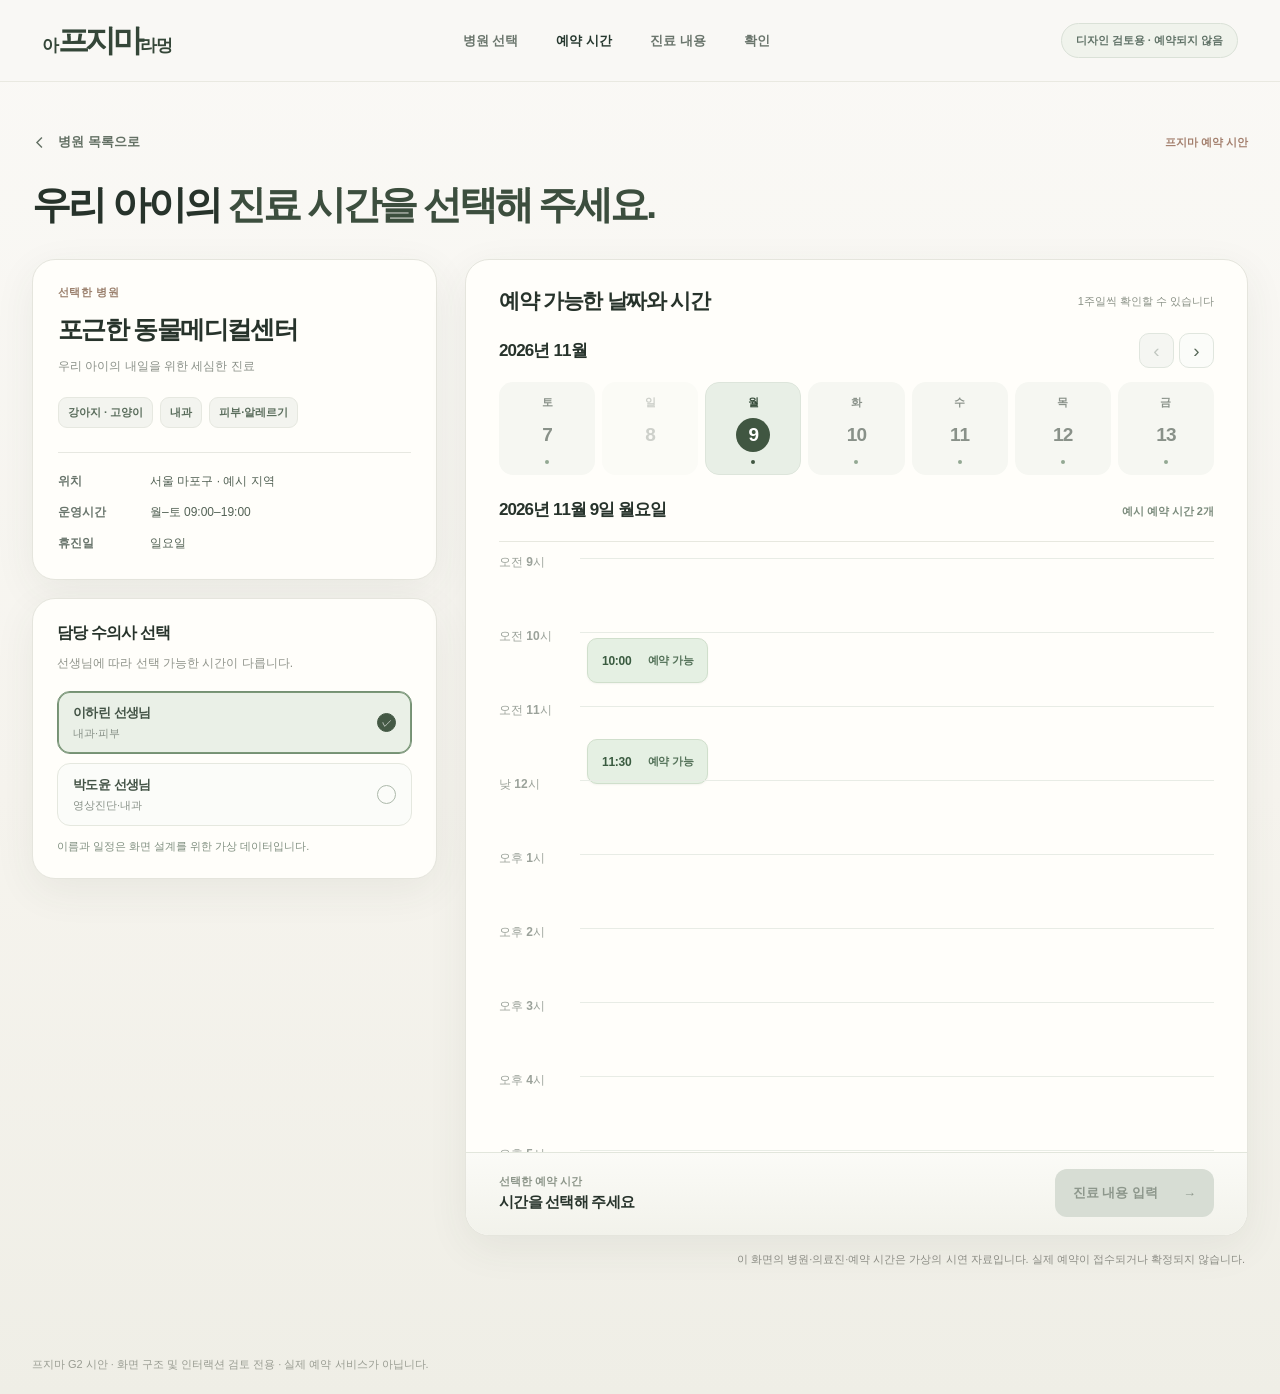
<file: design/prototypes/booking_calendar_g2_prototype.html>
<!doctype html>
<html lang="ko">
<head>
<meta charset="utf-8"/>
<meta name="viewport" content="width=device-width, initial-scale=1, viewport-fit=cover"/>
<meta name="theme-color" content="#f7f5f0" />
<title>프지마 — G2 예약 캘린더 디자인 시안</title>
<style>
:root{--green:#3c4e3e;--greenDark:#26382f;--ink:#27332b;--muted:#7e847d;--tan:#b78a73;--line:#e0e4db;--white:#fffefa;--bg:#f7f5f0;--pale:#e5eee5;--paper:#faf9f6;--shadow:0 12px 42px rgba(61,67,54,.07);font-family:-apple-system,BlinkMacSystemFont,"Apple SD Gothic Neo","Noto Sans KR","Malgun Gothic",sans-serif;color:var(--ink);font-size:16px;-webkit-font-smoothing:antialiased}
*{box-sizing:border-box}
body{margin:0;min-width:320px;background:linear-gradient(180deg,#faf9f6 0%,#f6f4ee 57%,#efeee6 100%)}
button{font:inherit;cursor:pointer}button:focus-visible,select:focus-visible{outline:3px solid #bd9877;outline-offset:3px}
.site-header{position:relative;background:#f9f8f5;z-index:10;border-bottom:1px solid #e9e9e1}
.header-inner{max-width:1330px;margin:auto;height:81px;padding:0 42px;display:flex;align-items:center;justify-content:space-between;gap:18px}
.logo{font-size:17px;white-space:nowrap;font-weight:620;letter-spacing:-.075em;color:#344638}
.logo strong{font-size:31px;letter-spacing:-.115em;font-weight:840}
.header-mid{display:flex;align-items:center;gap:38px;font-size:13px;color:#6b766d;font-weight:600}
.header-mid .current{color:var(--greenDark);font-weight:750}
.status-label{border:1px solid #dae1d7;border-radius:99px;padding:9px 14px;color:#607267;background:#f0f3ec;font-size:11px;font-weight:700;white-space:nowrap}
.page{max-width:1328px;margin:0 auto;padding:43px 32px 88px}
.top-strip{display:flex;justify-content:space-between;align-items:center;gap:12px;margin-bottom:20px}
.back{display:flex;align-items:center;gap:9px;background:none;border:0;color:#647165;font-size:13px;font-weight:700;padding:8px 0}
.back svg{width:17px;height:17px}
.demo-mark{font-size:11px;color:#a37f6d;font-weight:680}
.page-title{margin:0 0 29px;font-size:39px;letter-spacing:-.078em;line-height:1.32;font-weight:780}
.page-title strong{color:var(--green);font-weight:790}
.layout{display:grid;grid-template-columns:minmax(325px,405px) minmax(0,1fr);gap:28px;align-items:start}
.side{display:flex;flex-direction:column;gap:18px}
.hospital-card,.doctor-card,.time-card{background:var(--white);border:1px solid #e5e5dd;border-radius:23px;box-shadow:var(--shadow)}
.hospital-card{padding:25px 25px 26px}
.overline{font-size:11px;letter-spacing:.045em;font-weight:760;color:#9b806d;margin:0 0 12px}
.hospital-card h2{font-size:25px;letter-spacing:-.065em;line-height:1.4;margin:0 0 9px;font-weight:775}
.hospital-sub{font-size:12px;color:#8b9189;margin:0 0 20px;line-height:1.7}
.hospital-facts{display:flex;flex-wrap:wrap;gap:7px;margin-bottom:24px}
.tag{padding:7px 9px;background:#f3f4ef;border:1px solid #e6e8e0;border-radius:9px;font-size:11px;font-weight:660;color:#596c5b}
.hospital-sep{height:1px;background:#e7e8e1;margin:0 0 19px}
.hospital-meta{display:grid;grid-template-columns:82px 1fr;gap:12px 10px;font-size:12px;line-height:1.6}
.hospital-meta b{color:#69756c;font-size:12px}
.hospital-meta span{color:#536255}
.doctor-card{padding:24px}
.section-small-title{margin:0 0 15px;font-size:16px;letter-spacing:-.055em;font-weight:800}
.section-small-sub{margin:-5px 0 17px;font-size:12px;color:#90948b;line-height:1.6}
.doctor-list{display:flex;flex-direction:column;gap:9px}
.doc-btn{border-radius:13px;border:1px solid #e5e8df;background:#fbfcf9;min-height:61px;padding:12px 15px;display:flex;justify-content:space-between;align-items:center;text-align:left;color:#435346}
.doc-btn strong{display:block;font-size:13px;letter-spacing:-.04em}
.doc-btn small{display:block;color:#889188;font-size:11px;margin-top:4px}
.doc-btn.selected{background:#eaf0e7;border-color:#759074;box-shadow:inset 0 0 0 1px #7b9878}
.doc-btn .radio{width:19px;height:19px;border-radius:50%;border:1.5px solid #adb9ab;display:grid;place-items:center;font-size:10px}
.doc-btn.selected .radio{background:#445945;color:white;border-color:#445945}
.doctor-guard{color:#819081;font-size:11px;margin:12px 0 0;line-height:1.5}
.time-card{overflow:hidden;padding:27px 33px 0;border-radius:24px}
.time-top{display:flex;align-items:center;justify-content:space-between;gap:10px;margin-bottom:18px}
.time-top h2{font-size:21px;letter-spacing:-.062em;margin:0;font-weight:790}
.time-top .top-note{font-size:11px;color:#8b9287}
.week-toolbar{display:flex;justify-content:space-between;align-items:center;margin-bottom:14px;gap:10px}
.week-toolbar strong{font-size:17px;font-weight:760;letter-spacing:-.05em}
.week-nav{display:flex;gap:5px}
.week-nav button{width:35px;height:35px;border-radius:10px;border:1px solid #e0e6de;background:#fbfcf9;color:#576858;font-size:19px;display:grid;place-items:center}
.week-nav button:disabled{color:#c1c7c0;background:#f5f6f2;cursor:not-allowed}
.week{display:grid;grid-template-columns:repeat(7,minmax(0,1fr));gap:7px;margin-bottom:23px}
.day-btn{padding:12px 1px 10px;min-width:0;display:flex;align-items:center;flex-direction:column;gap:8px;border-radius:14px;border:1px solid transparent;background:#f6f7f2;color:#899189}
.day-btn span{font-size:11px;font-weight:700}
.day-btn strong{font-size:19px;letter-spacing:-.045em;font-weight:700;width:34px;height:34px;display:grid;place-items:center;border-radius:50%}
.day-btn b{display:block;height:4px;width:4px;border-radius:50%;background:#93a893}
.day-btn.closed{opacity:.42}
.day-btn.closed b{background:transparent}
.day-btn.selected{background:#e8efe6;border-color:#dde5db;color:#354b39}
.day-btn.selected strong{background:#405641;color:white}
.day-btn.selected b{background:#405641}
.date-label{display:flex;align-items:baseline;justify-content:space-between;gap:12px;border-bottom:1px solid #e7e8df;padding-bottom:20px;margin-bottom:0}
.date-label h3{font-size:17px;letter-spacing:-.055em;font-weight:770;margin:0}
.date-label span{font-size:11px;color:#7b8b7c;font-weight:650}
.timeline-wrap{position:relative;min-height:540px;max-height:610px;overflow:auto;scrollbar-color:#c8d1c4 transparent;scrollbar-width:thin}
.timeline-wrap::-webkit-scrollbar{width:5px}.timeline-wrap::-webkit-scrollbar-thumb{background:#c7d2c4;border-radius:6px}
.time-axis{padding-top:16px}
.hour{height:74px;position:relative;display:grid;grid-template-columns:75px minmax(0,1fr);gap:6px}
.hour-label{color:#9ba29a;font-size:12px;line-height:1;font-weight:570;transform:translateY(-2px)}
.hour-line{position:relative;border-top:1px solid #e8ece5;height:74px}
.slot{position:absolute;left:7px;min-height:45px;border:1px solid #d0dfcc;background:#e5f0e3;color:#3a5b40;border-radius:10px;font-size:12px;font-weight:770;padding:8px 14px;display:flex;align-items:center;justify-content:space-between;gap:16px;letter-spacing:-.02em;box-shadow:0 1px 2px #5c745812}
.slot i{font-size:11px;font-style:normal;font-weight:600;opacity:.85}
.slot.active{background:#3f5843;color:white;border-color:#3f5843}
.slot.active i{opacity:1}
.slot:disabled{opacity:.5;cursor:not-allowed}
.empty-state{margin:68px auto 0;max-width:300px;text-align:center;color:#6f806f;font-size:14px;line-height:1.8;padding:24px;background:#f5f6f1;border:1px dashed #dce3d7;border-radius:12px}
.selection{margin:0 -33px;background:linear-gradient(180deg,#fbfbf7,#f2f2eb);border-top:1px solid #e2e6dc;padding:16px 33px 18px;display:flex;align-items:center;justify-content:space-between;gap:14px}
.selection-text{display:flex;flex-direction:column;gap:4px;min-width:0}
.selection-text small{font-size:11px;color:#8c9589;font-weight:640}
.selection-text strong{font-size:15px;letter-spacing:-.05em;font-weight:780}
.next{display:flex;align-items:center;gap:25px;border:0;border-radius:12px;background:var(--green);color:white;font-size:13px;font-weight:760;padding:15px 18px;white-space:nowrap}
.next[disabled]{background:#d7ddd4;color:#8d978c;cursor:not-allowed}
.next:hover:not([disabled]){background:#5c6e5b}
.trust-notice{margin:14px 3px 0;font-size:11px;color:#8b8c84;line-height:1.65;text-align:right}
.mobile-hospital,.mobile-doctor{display:none}
.mobile-bottom{display:none}
.footer-note{max-width:1328px;margin:0 auto;padding:0 32px 22px;color:#999c92;font-size:11px}
@media(max-width:940px){.page{padding:32px 20px 70px}.layout{grid-template-columns:minmax(270px,330px) minmax(0,1fr);gap:16px}.hospital-card,.doctor-card{padding:21px}.time-card{padding:22px 18px 0}.selection{margin:0 -18px;padding:15px 18px}.header-inner{padding:0 20px}.header-mid{gap:12px}}
@media(max-width:690px){
 body{background:#faf9f5}.header-inner{height:66px;padding:0 18px}.header-mid{display:none}.status-label{font-size:10px;padding:7px 9px}.logo{font-size:15px}.logo strong{font-size:27px}
 .page{padding:16px 16px 122px}.top-strip{margin-bottom:15px}.page-title{font-size:27px;letter-spacing:-.07em;margin:0 0 18px}.demo-mark{font-size:10px}
 .layout{display:block}.side{display:none}
 .time-card{border:0;background:transparent;padding:0;box-shadow:none;border-radius:0;overflow:visible}
 .time-top{display:none}
 .mobile-hospital{display:block;background:#f1f2e9;border:1px solid #e7e9de;border-radius:16px;padding:16px 17px;margin-bottom:15px}
 .mobile-hospital .hospital-title{font-size:17px;font-weight:795;letter-spacing:-.06em;margin-bottom:7px}
 .mobile-hospital .hospital-desc{font-size:11px;color:#819081;line-height:1.6}
 .mobile-doctor{display:block;margin:0 0 19px}.mobile-doctor label{display:block;font-size:13px;font-weight:760;margin:0 0 8px}.mobile-doctor .select-wrap{position:relative}
 .mobile-doctor select{display:block;width:100%;appearance:none;border:1px solid #dde3d8;border-radius:12px;background:#fffefa;color:#415344;padding:13px 45px 13px 13px;font-size:13px;font-weight:670;min-height:48px}
 .mobile-doctor svg{pointer-events:none;position:absolute;right:16px;top:16px;width:17px;height:17px;color:#718473}
 .time-top{margin-bottom:0}.week-toolbar{margin:0 0 13px}.week-toolbar strong{font-size:17px}.week-nav button{width:35px;height:35px}
 .week{gap:3px;margin-bottom:17px}.day-btn{background:transparent;border-color:transparent;border-radius:12px;padding:10px 0;gap:7px}.day-btn span{font-size:11px}.day-btn strong{font-size:20px;width:36px;height:36px}.day-btn.selected{background:#edf1ea;border-color:#e2e8df}
 .date-label{padding:10px 0 16px;margin-bottom:0}.date-label h3{font-size:16px}.date-label span{font-size:10px}
 .timeline-wrap{max-height:none;overflow:visible;min-height:630px}.time-axis{padding-top:23px}.hour{grid-template-columns:66px minmax(0,1fr);height:72px}.hour-label{font-size:11px}.hour-line{height:72px}
 .slot{left:4px;padding:8px 11px;min-height:43px;font-size:12px;gap:4px}.slot i{font-size:10px}
 .selection{display:none}.mobile-bottom{position:fixed;bottom:0;left:0;right:0;z-index:12;display:flex;align-items:center;justify-content:space-between;gap:10px;background:rgba(253,252,247,.97);border-top:1px solid #e2e5dc;box-shadow:0 -6px 24px rgba(36,55,40,.06);padding:13px 16px calc(13px + env(safe-area-inset-bottom))}
 .mobile-bottom .selection-text small{font-size:10px}.mobile-bottom .selection-text strong{font-size:13px}.mobile-bottom .next{font-size:12px;min-height:44px;padding:12px 15px;gap:9px}
 .trust-notice{margin:26px 0;text-align:left}.footer-note{display:none}
}
@media(max-width:360px){.page{padding:12px 10px 115px}.header-inner{padding:0 12px}.week{gap:1px}.day-btn strong{font-size:17px;width:32px;height:32px}.date-label h3{font-size:15px}.mobile-hospital{padding:13px}}
</style>
</head>
<body>
<header class="site-header">
  <div class="header-inner">
    <div class="logo">아<strong>프지마</strong>라멍</div>
    <nav class="header-mid" aria-label="예약 단계"><span>병원 선택</span><span class="current">예약 시간</span><span>진료 내용</span><span>확인</span></nav>
    <div class="status-label">디자인 검토용 · 예약되지 않음</div>
  </div>
</header>
<main class="page">
  <div class="top-strip"><button class="back" type="button" aria-label="병원 목록으로 돌아가기"><svg viewBox="0 0 24 24" fill="none" stroke="currentColor" stroke-width="2"><path d="m14 5-7 7 7 7"/></svg> 병원 목록으로</button><span class="demo-mark">프지마 예약 시안</span></div>
  <h1 class="page-title">우리 아이의 <strong>진료 시간을 선택해 주세요.</strong></h1>
  <div class="layout">
    <aside class="side">
      <section class="hospital-card">
        <p class="overline">선택한 병원</p><h2>포근한 동물메디컬센터</h2>
        <p class="hospital-sub">우리 아이의 내일을 위한 세심한 진료</p>
        <div class="hospital-facts"><span class="tag">강아지 · 고양이</span><span class="tag">내과</span><span class="tag">피부·알레르기</span></div>
        <div class="hospital-sep"></div>
        <div class="hospital-meta"><b>위치</b><span>서울 마포구 · 예시 지역</span><b>운영시간</b><span>월–토 09:00–19:00</span><b>휴진일</b><span>일요일</span></div>
      </section>
      <section class="doctor-card">
        <h2 class="section-small-title">담당 수의사 선택</h2>
        <p class="section-small-sub">선생님에 따라 선택 가능한 시간이 다릅니다.</p>
        <div class="doctor-list" id="doc-list"></div>
        <p class="doctor-guard">이름과 일정은 화면 설계를 위한 가상 데이터입니다.</p>
      </section>
    </aside>
    <section class="time-card" aria-label="예약 날짜 및 시간 선택 시안">
      <div class="time-top"><h2>예약 가능한 날짜와 시간</h2><span class="top-note">1주일씩 확인할 수 있습니다</span></div>
      <div class="mobile-hospital"><div class="hospital-title">포근한 동물메디컬센터</div><div class="hospital-desc">강아지 · 고양이 / 내과 · 피부·알레르기<br/>월–토 09:00–19:00 · 일요일 휴진</div></div>
      <div class="mobile-doctor"><label for="mobileDoctor">담당 수의사</label><div class="select-wrap"><select id="mobileDoctor" aria-label="담당 수의사 선택"><option value="lee">이하린 선생님 · 내과·피부</option><option value="park">박도윤 선생님 · 영상진단·내과</option></select><svg viewBox="0 0 24 24" fill="none" stroke="currentColor" stroke-width="2"><path d="m6 9 6 6 6-6"/></svg></div></div>
      <div class="week-toolbar"><strong id="weeklabel">2026년 11월</strong><div class="week-nav"><button id="prev" type="button" aria-label="이전 7일" disabled>‹</button><button id="nextweek" type="button" aria-label="다음 7일">›</button></div></div>
      <div class="week" id="week" role="group" aria-label="7일 날짜 선택"></div>
      <div class="date-label"><h3 id="currentday">2026년 11월 9일 월요일</h3><span id="availableCount">예시 예약 시간 2개</span></div>
      <div class="timeline-wrap" id="scroll-area"><div class="time-axis" id="timeline"></div></div>
      <div class="selection"><div class="selection-text"><small>선택한 예약 시간</small><strong id="desktopSelection">아래 시간표에서 선택해 주세요</strong></div><button type="button" class="next" id="desktopNext" disabled>진료 내용 입력 <span>→</span></button></div>
    </section>
  </div>
  <p class="trust-notice">이 화면의 병원·의료진·예약 시간은 가상의 시연 자료입니다. 실제 예약이 접수되거나 확정되지 않습니다.</p>
</main>
<div class="mobile-bottom"><div class="selection-text"><small>선택한 예약 시간</small><strong id="mobileSelection">시간을 선택해 주세요</strong></div><button type="button" id="mobileNext" class="next" disabled>계속 <span>→</span></button></div>
<div class="footer-note">프지마 G2 시안 · 화면 구조 및 인터랙션 검토 전용 · 실제 예약 서비스가 아닙니다.</div>
<script>
// G2 design mock only: synthetic example, not wired to PRZIMA bookings or storage.
const data={lee:{name:'이하린',field:'내과·피부',slots:{0:[],1:['10:00','11:30'],2:['09:30','11:00'],3:['10:30','13:00'],4:['10:00'],5:['11:00'],6:['09:30','11:30']}},park:{name:'박도윤',field:'영상진단·내과',slots:{0:[],1:['14:00','16:00'],2:['15:30'],3:['16:30'],4:['14:30','17:00'],5:['15:00','17:30'],6:['14:00']}}};
const weekday=['토','일','월','화','수','목','금'];
const fmtWeekday=['토요일','일요일','월요일','화요일','수요일','목요일','금요일'];
const base=new Date(2026,10,7);
let state={week:0,day:2,doctor:'lee',time:''};
const $=id=>document.getElementById(id);
const dateOf=()=>new Date(base.getFullYear(),base.getMonth(),base.getDate()+state.week*7+state.day);
const dayNo=()=>dateOf().getDay();
const times=()=>data[state.doctor].slots[dayNo()]||[];
function drawDoctors(){ $('doc-list').innerHTML=Object.entries(data).map(([id,d])=>`<button class="doc-btn ${state.doctor===id?'selected':''}" type="button" data-doctor="${id}" aria-pressed="${state.doctor===id}"><div><strong>${d.name} 선생님</strong><small>${d.field}</small></div><span class="radio">${state.doctor===id?'✓':''}</span></button>`).join(''); $('mobileDoctor').value=state.doctor; document.querySelectorAll('[data-doctor]').forEach(btn=>btn.addEventListener('click',()=>setDoctor(btn.dataset.doctor))); }
function setDoctor(id){state.doctor=id;state.time='';drawDoctors();render();}
function render(){
  const d=dateOf(); $('weeklabel').textContent=`${d.getFullYear()}년 ${d.getMonth()+1}월`; $('currentday').textContent=`${d.getFullYear()}년 ${d.getMonth()+1}월 ${d.getDate()}일 ${fmtWeekday[state.day]}`;
  $('prev').disabled=state.week===0;
  const days=Array.from({length:7},(_,i)=>{let dt=new Date(base.getFullYear(),base.getMonth(),base.getDate()+state.week*7+i);let count=(data[state.doctor].slots[dt.getDay()]||[]).length; return `<button type="button" class="day-btn ${i===state.day?'selected':''} ${count?'':'closed'}" aria-pressed="${i===state.day}" data-day="${i}"><span>${weekday[i]}</span><strong>${dt.getDate()}</strong><b></b></button>`}).join('');$('week').innerHTML=days;
  document.querySelectorAll('[data-day]').forEach(btn=>btn.addEventListener('click',()=>{state.day=+btn.dataset.day;state.time='';render()}));
  let s=times();$('availableCount').textContent=s.length?`예시 예약 시간 ${s.length}개`:'선택 가능한 시간 없음';
  const hours=Array.from({length:11},(_,i)=>9+i);
  $('timeline').innerHTML=hours.map(h=>{let label=h<12?`오전 ${h}시`:h===12?'낮 12시':`오후 ${h-12}시`;let slot=s.filter(t=>+t.split(':')[0]===h);let content=slot.map((t,k)=>`<button type="button" class="slot ${state.time===t?'active':''}" data-time="${t}" aria-pressed="${state.time===t}" style="top:${t.endsWith(':30')?'32':'5'}px;${slot.length>1?'right:5px;':''}"><span>${t}</span><i>${state.time===t?'선택됨':'예약 가능'}</i></button>`).join('');return `<div class="hour"><div class="hour-label">${label}</div><div class="hour-line">${content}</div></div>`}).join('')+(s.length?'':'<div class="empty-state" role="status">선택 가능한 시간이 없습니다.<br/>다른 날짜나 선생님을 선택해 주세요.</div>');
  document.querySelectorAll('[data-time]').forEach(btn=>btn.addEventListener('click',()=>{state.time=btn.dataset.time;render()}));
  let val=state.time?`${d.getMonth()+1}월 ${d.getDate()}일 ${state.time}`:'시간을 선택해 주세요';$('desktopSelection').textContent=val;$('mobileSelection').textContent=val;
  for(let id of ['desktopNext','mobileNext'])$(id).disabled=!state.time;
}
$('mobileDoctor').addEventListener('change',e=>setDoctor(e.target.value));
$('nextweek').addEventListener('click',()=>{state.week++;state.day=0;state.time='';render()});
$('prev').addEventListener('click',()=>{if(state.week>0){state.week--;state.day=0;state.time='';render()}});
for(let id of ['desktopNext','mobileNext'])$(id).addEventListener('click',()=>{if(!state.time)return;const d=dateOf();alert(`G2 디자인 시안입니다.\n\n${data[state.doctor].name} 선생님\n${d.getMonth()+1}월 ${d.getDate()}일 ${state.time}\n\n실제 예약으로 이어지지 않습니다.`)});
drawDoctors();render();
</script>
</body>
</html>
</file>
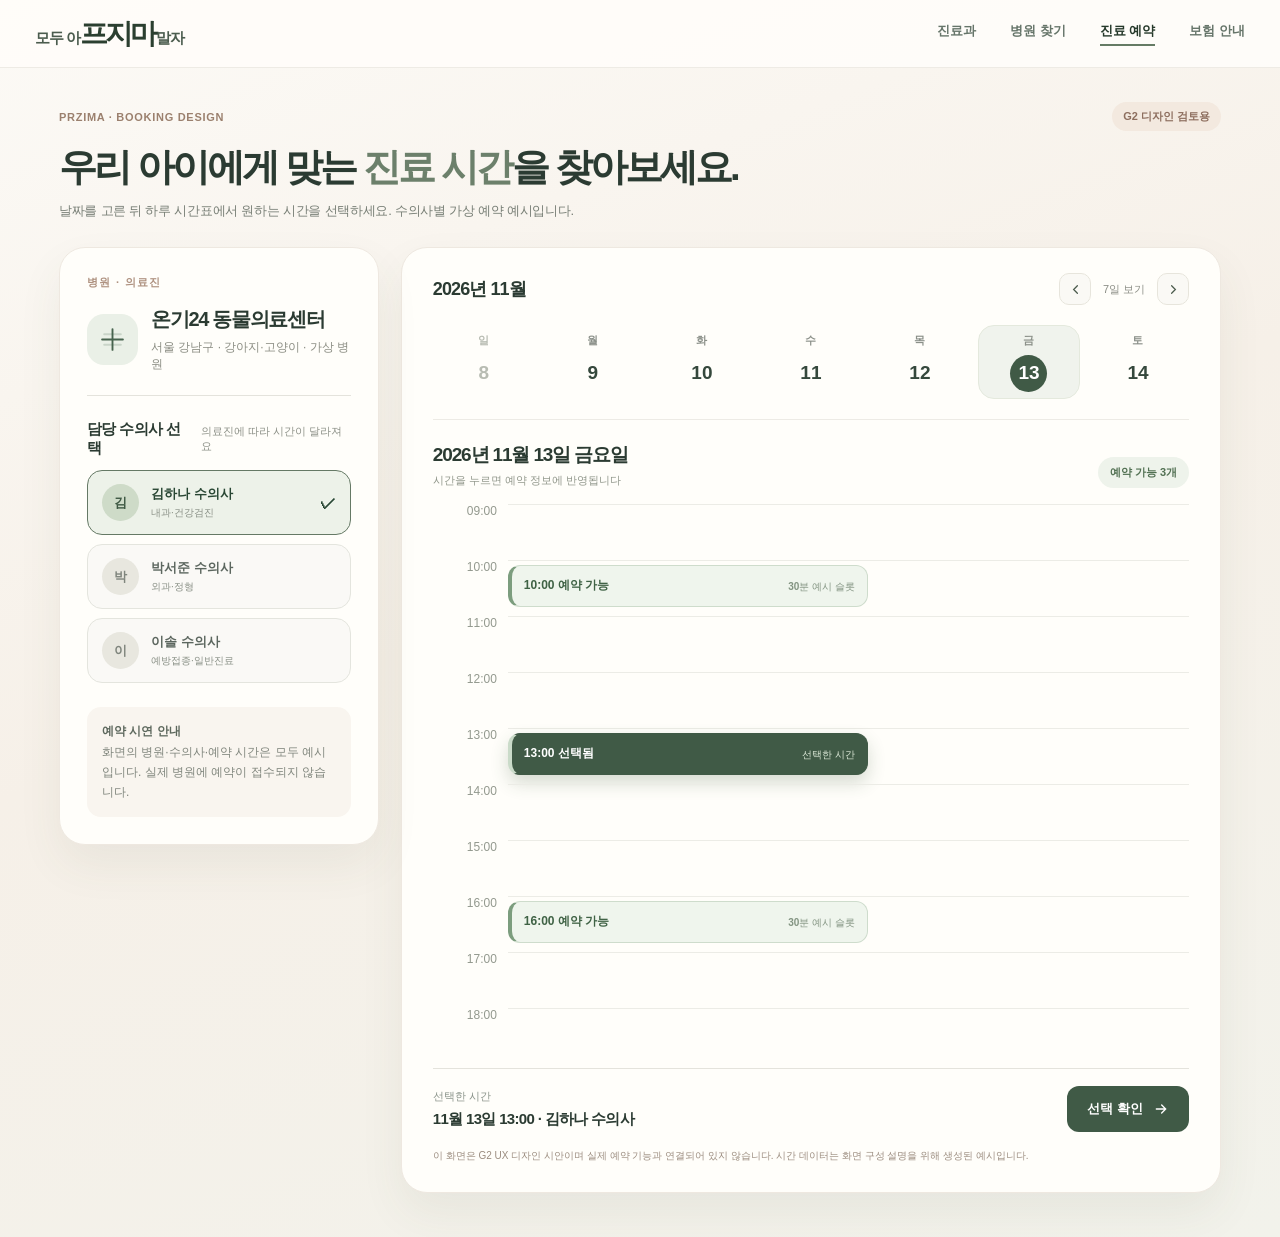
<file: docs/design/previews/PJM-010_BOOKING_CALENDAR_G2.html>
<!doctype html>
<html lang="ko">
<head>
<meta charset="utf-8" />
<meta name="viewport" content="width=device-width, initial-scale=1, viewport-fit=cover" />
<meta name="theme-color" content="#f8f6f1" />
<title>프지마 | 예약 캘린더 G2 디자인 검토</title>
<style>
:root { color-scheme: light; --bg:#f8f6f1; --ink:#2b3b32; --ink2:#4c5c4e; --muted:#7f8278; --green:#405b46; --line:#e4e3dc; --soft:#edf2e9; --peach:#b58c77; --card:#fffefa; --shadow:0 20px 45px #43563d12; font-family:-apple-system,BlinkMacSystemFont,'Apple SD Gothic Neo','Pretendard','Noto Sans KR','Malgun Gothic',sans-serif; }
* { box-sizing:border-box; }
body{margin:0; min-width:320px; background:linear-gradient(160deg,#fcfaf6 0%,#f6f0e8 47%,#f2f2eb 100%);color:var(--ink);-webkit-font-smoothing:antialiased;}
button{font:inherit;cursor:pointer} button:focus-visible{outline:3px solid #9ebea8;outline-offset:3px}button:disabled{cursor:not-allowed;opacity:.5}
.header{background:#fffdfaeb;border-bottom:1px solid #eeebe5;min-height:68px;display:flex;align-items:center;padding:12px max(32px,calc((100vw - 1210px)/2));justify-content:space-between;gap:12px}
.brand{font-size:15px;white-space:nowrap;letter-spacing:-.075em;font-weight:620;color:#4b5c4e}.brand strong{font-size:28px;line-height:1;font-weight:850;letter-spacing:-.095em;color:#2b3f30}
.nav{display:flex;gap:34px;font-size:13px;color:#66756a;font-weight:600}.nav span.current{color:#26392b;border-bottom:2px solid #657b65;padding-bottom:4px}
.stage{max-width:1210px;margin:auto;padding:34px 24px 44px;}
.topline{display:flex;align-items:center;justify-content:space-between;gap:12px;margin-bottom:11px}.tiny{font-size:11px;letter-spacing:.065em;color:#9b806e;font-weight:750}.tag{font-size:11px;border-radius:999px;padding:7px 11px;background:#f3e9df;color:#8d6e5e;font-weight:720}
h1{font-size:clamp(27px,3vw,40px);letter-spacing:-.075em;line-height:1.28;margin:0 0 9px;font-weight:790}h1 em{color:#6c806b;font-style:normal} .intro{font-size:13px;color:#777e75;letter-spacing:-.02em;line-height:1.7;margin:0 0 25px}
.layout{display:grid;grid-template-columns:minmax(255px,.39fr) minmax(520px,1fr);gap:22px;align-items:start}
.panel{background:var(--card);border:1px solid #eee8e0;border-radius:26px;box-shadow:var(--shadow);}
.side{padding:27px;position:sticky;top:16px}
.kicker{font-size:11px;color:#af9280;font-weight:760;letter-spacing:.12em;margin:0 0 16px}
.hospital{display:flex;align-items:center;gap:13px;padding-bottom:22px;border-bottom:1px solid var(--line)}.hospital-icon{width:51px;height:51px;border-radius:17px;display:grid;place-items:center;flex:none;background:#eaf0e7;color:#47634e}.hospital-icon svg{width:25px;height:25px}.hospital h2{font-size:20px;letter-spacing:-.065em;margin:0 0 6px}.hospital p{font-size:12px;color:#8b8d83;margin:0}
.field-head{display:flex;align-items:center;justify-content:space-between;margin:24px 0 12px;gap:8px}.field-head h3{font-size:15px;letter-spacing:-.04em;margin:0}.field-head span{font-size:11px;color:#8d9188}
.doctors{display:flex;flex-direction:column;gap:9px}.doctor{display:flex;align-items:center;gap:12px;text-align:left;width:100%;padding:13px 14px;background:#faf9f6;color:#5c675f;border:1px solid #e4e5de;border-radius:15px;transition:.15s}.doctor[data-selected="true"]{border-color:#657965;background:#edf2e9;color:#294734}.avatar{width:37px;height:37px;border-radius:999px;background:#e8e7df;display:grid;place-items:center;font-size:13px;font-weight:800;color:#7f857d}.doctor[data-selected="true"] .avatar{background:#cedbc8;color:#3d5842}.doctor-title{flex:1;font-size:13px;font-weight:780}.doctor-title small{display:block;font-weight:530;color:#899086;font-size:10px;margin-top:3px}.check{font-size:16px;font-weight:800}
.note{font-size:12px;line-height:1.7;color:#80867d;margin-top:24px;padding:14px 15px;background:#f9f5ef;border-radius:14px}.note strong{color:#5d685d}
.calendar{padding:25px 31px 18px;overflow:hidden}.calendar-top{display:flex;align-items:center;justify-content:space-between;gap:10px;margin-bottom:20px}.calendar-top h2{margin:0;font-size:18px;letter-spacing:-.05em}.weeknav{display:flex;align-items:center;gap:10px}.weeknav button{display:grid;place-items:center;background:#faf9f5;border:1px solid #e7e5dc;border-radius:10px;width:32px;height:32px;color:#4d5d4f}.weeknav button svg{width:15px;height:15px}.weeknav small{font-size:11px;color:#8c8e86;min-width:46px;text-align:center}
.week{display:grid;grid-template-columns:repeat(7,minmax(0,1fr));gap:7px;margin-bottom:20px}.date{border:1px solid transparent;border-radius:16px;background:transparent;min-height:74px;display:flex;flex-direction:column;align-items:center;justify-content:center;gap:7px;color:#8b9089}.date .weekday{font-size:11px;font-weight:640}.date .number{width:37px;height:37px;display:grid;place-items:center;border-radius:50%;font-size:19px;font-weight:670;color:#35483c}.date[data-selected="true"]{background:#f0f3ed;border-color:#e4e9dd}.date[data-selected="true"] .number{background:#405a46;color:white}.date[data-closed="true"] .number{color:#b8bcb2}.date[data-closed="true"] .weekday{color:#b8bcb2}
.daybar{display:flex;align-items:flex-end;justify-content:space-between;border-top:1px solid #edebe5;padding:22px 0 16px;gap:12px}.daybar h3{font-size:19px;letter-spacing:-.06em;margin:0 0 5px}.daybar p{font-size:11px;color:#90968a;margin:0}.daybar .stat{font-size:11px;border-radius:999px;background:#eef3eb;padding:8px 12px;font-weight:750;color:#517052;white-space:nowrap}
.timeline{position:relative}.hourrow{display:grid;grid-template-columns:64px 1fr;min-height:56px;align-items:start;gap:11px}.time-label{font-size:12px;color:#93998e;text-align:right;padding-top:0;font-variant-numeric:tabular-nums}.hourspace{border-top:1px solid #ecece6;min-height:56px;position:relative;padding-top:4px}.time-slot{border:1px solid #cedccc;border-left:4px solid #7c9d7e;display:flex;justify-content:space-between;align-items:center;width:min(360px,100%);font-size:12px;font-weight:720;color:#3f6245;background:#eff5ed;border-radius:12px;padding:10px 12px;min-height:42px;text-align:left;gap:4px;line-height:1.3;transition:background .15s,color .15s}.time-slot .sub{font-weight:590;font-size:10px;color:#839482}.time-slot[data-selected="true"]{background:#405a46;color:#fff;border-color:#405a46;border-left-color:#cadbc9;box-shadow:0 8px 18px #334e3133}.time-slot[data-selected="true"] .sub{color:#dbe8d7}.empty{font-size:12px;color:#8a9288;background:#f6f7f3;border:1px dashed #e1e5db;border-radius:12px;padding:16px}
.bottom{display:flex;align-items:center;justify-content:space-between;gap:10px;border-top:1px solid var(--line);padding-top:17px;margin-top:4px}.picked small{display:block;font-size:11px;color:#8a938a;margin-bottom:6px}.picked strong{font-size:15px;letter-spacing:-.045em}.next{border:0;background:#405a46;border-radius:12px;color:white;padding:14px 20px;font-weight:720;font-size:13px;white-space:nowrap;display:flex;align-items:center;gap:10px}.next svg{width:16px;height:16px}.next:disabled{background:#93a092;color:#edf2eb}.caption{color:#9b8c7f;font-size:10px;margin-top:16px;line-height:1.6;}
.modal{position:fixed;inset:0;display:none;align-items:center;justify-content:center;background:#26362b91;z-index:40;padding:16px}.modal[data-open="true"]{display:flex}.dialog{max-width:370px;width:100%;background:#fffcf7;border-radius:24px;padding:26px;box-shadow:0 20px 70px #0002}.dialog h2{font-size:22px;margin:0 0 15px}.dialog p{font-size:13px;color:#697668;line-height:1.8}.dialog button{background:#405a46;color:white;border:none;border-radius:12px;width:100%;padding:14px;margin-top:12px}
@media(max-width:900px){.layout{grid-template-columns:1fr}.side{position:static}.doctors{flex-direction:row}.doctor{min-width:0;flex:1}.side .note{margin-top:15px}.header{padding:13px 24px}}
@media(max-width:600px){.header{height:62px;min-height:62px;padding:10px 20px}.brand{font-size:13px}.brand strong{font-size:25px}.nav{gap:0}.nav span{display:none}.nav span.current{display:block;font-size:12px;border:0;border-radius:20px;background:#edf1e9;padding:9px 11px}.stage{padding:22px 13px 25px}.topline{margin:0 7px 10px}h1{font-size:25px;margin:0 7px 7px;letter-spacing:-.07em}.intro{font-size:11px;margin:0 7px 17px}.layout{gap:12px}.panel{border-radius:21px}.side{padding:18px 17px}.kicker{margin-bottom:9px}.hospital{padding-bottom:13px}.hospital-icon{width:41px;height:41px;border-radius:13px}.hospital h2{font-size:17px;margin-bottom:2px}.hospital p{font-size:11px}.field-head{margin:17px 0 9px}.field-head h3{font-size:13px}.field-head span{font-size:10px}.doctors{gap:6px}.doctor{padding:9px 6px;gap:5px;display:flex;flex-direction:column;text-align:center;border-radius:13px}.avatar{width:31px;height:31px;font-size:12px}.doctor-title{font-size:10px;line-height:1.3}.doctor-title small{font-size:9px;margin-top:2px}.check{display:none}.side .note{font-size:10px;padding:9px 12px;margin-top:14px}.calendar{padding:17px 14px 15px}.calendar-top{margin-bottom:11px}.calendar-top h2{font-size:17px}.week{gap:1px;margin-bottom:14px}.date{min-height:68px;padding:4px 0;gap:4px;border-radius:13px}.date .weekday{font-size:10px}.date .number{width:36px;height:36px;font-size:18px}.daybar{padding:15px 0 14px}.daybar h3{font-size:16px}.daybar p{font-size:10px}.daybar .stat{font-size:10px;padding:7px 9px}.hourrow{grid-template-columns:50px 1fr;gap:6px;min-height:56px}.time-label{font-size:11px}.hourspace{min-height:56px}.time-slot{min-height:41px;padding:9px 11px;font-size:12px}.bottom{position:sticky;bottom:0;z-index:6;background:#fffefaee;backdrop-filter:blur(10px);border-radius:0 0 15px 15px;margin:4px -7px -7px;padding:14px 7px 7px}.picked strong{font-size:13px}.next{font-size:12px;padding:13px 14px}.caption{font-size:10px;margin-top:14px}}
@media(max-width:350px){.stage{padding-inline:8px}.side{padding-inline:13px}.date .number{width:30px;height:30px;font-size:15px}.date{min-height:63px}.calendar{padding-inline:10px}.doctor-title{font-size:9px}}
@media(prefers-reduced-motion:reduce){*,*::before,*::after{scroll-behavior:auto!important;transition:none!important}}
</style>
</head>
<body>
<header class="header"><div class="brand">모두 아<strong>프지마</strong>말자</div><div class="nav" aria-label="검토용 탐색"><span>진료과</span><span>병원 찾기</span><span class="current">진료 예약</span><span>보험 안내</span></div></header>
<main class="stage">
<div class="topline"><span class="tiny">PRZIMA · BOOKING DESIGN</span><span class="tag">G2 디자인 검토용</span></div>
<h1>우리 아이에게 맞는 <em>진료 시간</em>을 찾아보세요.</h1><p class="intro">날짜를 고른 뒤 하루 시간표에서 원하는 시간을 선택하세요. 수의사별 가상 예약 예시입니다.</p>
<div class="layout">
<section class="panel side" aria-label="병원과 담당 수의사"><p class="kicker">병원 · 의료진</p><div class="hospital"><span class="hospital-icon" aria-hidden="true"><svg viewBox="0 0 24 24" fill="none" stroke="currentColor" stroke-width="1.8" stroke-linecap="round"><path d="M12 2v20M2 12h20"/><path d="M4 7h16M4 17h16" opacity=".2"/></svg></span><div><h2>온기24 동물의료센터</h2><p>서울 강남구 · 강아지·고양이 · 가상 병원</p></div></div>
<div class="field-head"><h3>담당 수의사 선택</h3><span>의료진에 따라 시간이 달라져요</span></div>
<div class="doctors" id="doctors" aria-label="담당 수의사 선택"></div>
<div class="note"><strong>예약 시연 안내</strong><br>화면의 병원·수의사·예약 시간은 모두 예시입니다. 실제 병원에 예약이 접수되지 않습니다.</div>
</section>
<section class="panel calendar" aria-label="예약 주간 달력 및 시간표">
<div class="calendar-top"><h2 id="monthTitle">2026년 11월</h2><div class="weeknav"><button id="prevWeek" aria-label="이전 일주일" type="button"><svg viewBox="0 0 24 24" fill="none" stroke="currentColor" stroke-width="2" stroke-linecap="round"><path d="m15 18-6-6 6-6"/></svg></button><small>7일 보기</small><button id="nextWeek" aria-label="다음 일주일" type="button"><svg viewBox="0 0 24 24" fill="none" stroke="currentColor" stroke-width="2" stroke-linecap="round"><path d="m9 18 6-6-6-6"/></svg></button></div></div>
<div class="week" id="week" role="group" aria-label="날짜 선택"></div>
<div class="daybar"><div><h3 id="dayTitle">2026년 11월 13일 금요일</h3><p>시간을 누르면 예약 정보에 반영됩니다</p></div><div class="stat" id="count">예약 가능 3개</div></div>
<div class="timeline" id="timeline" aria-label="하루 시간표"></div>
<div class="bottom"><div class="picked" aria-live="polite"><small>선택한 시간</small><strong id="selection">11월 13일 13:00 · 김하나 수의사</strong></div><button class="next" id="continue" type="button">선택 확인 <svg viewBox="0 0 24 24" fill="none" stroke="currentColor" stroke-width="2" stroke-linecap="round"><path d="M5 12h14m-6-6 6 6-6 6"/></svg></button></div>
<p class="caption">이 화면은 G2 UX 디자인 시안이며 실제 예약 기능과 연결되어 있지 않습니다. 시간 데이터는 화면 구성 설명을 위해 생성된 예시입니다.</p>
</section>
</div></main>
<div class="modal" id="modal" data-open="false"><section class="dialog" role="dialog" aria-modal="true" aria-labelledby="modalTitle"><h2 id="modalTitle">선택한 시간 확인</h2><p id="modalText"></p><p>G2 디자인 검토용 화면입니다. 아직 진료 예약이 접수되거나 저장되지 않습니다.</p><button type="button" id="closeModal">화면으로 돌아가기</button></section></div>
<script>
(()=>{
'use strict';
const doctors=[{id:'kim',name:'김하나',desc:'내과·건강검진',glyph:'김'},{id:'park',name:'박서준',desc:'외과·정형',glyph:'박'},{id:'lee',name:'이솔',desc:'예방접종·일반진료',glyph:'이'}];
let doctor='kim',weekOffset=0,selectedDate='2026-11-13',selectedTime='13:00';
const wk=['일','월','화','수','목','금','토'];
const d=(iso)=>new Date(iso+'T12:00:00');
const iso=(date)=>{const y=date.getFullYear(),m=String(date.getMonth()+1).padStart(2,'0'),day=String(date.getDate()).padStart(2,'0');return `${y}-${m}-${day}`;};
const currentWeek=()=>{const start=d('2026-11-08');start.setDate(start.getDate()+weekOffset*7);return Array.from({length:7},(_,i)=>{const dt=new Date(start);dt.setDate(dt.getDate()+i);return dt;});};
function avail(date,clinician){if(!clinician)return [];const dt=d(date);const x=dt.getDay();if(x===0)return [];if(date==='2026-11-13'){return {kim:['10:00','13:00','16:00'],park:['09:00','11:00','15:00'],lee:['10:00','14:00','17:00']}[clinician]||[];}
const shifts={kim:['10:00','13:00','16:00'],park:['09:00','12:00','15:00'],lee:['11:00','14:00','17:00']};return shifts[clinician].filter((_,i)=>(dt.getDate()+i)%4!==0);}
function draw(){const doc=doctors.find(x=>x.id===doctor);const ds=currentWeek();document.getElementById('doctors').innerHTML=doctors.map(t=>`<button class="doctor" type="button" data-doc="${t.id}" data-selected="${doctor===t.id}" aria-pressed="${doctor===t.id}"><span class="avatar">${t.glyph}</span><span class="doctor-title">${t.name} 수의사<small>${t.desc}</small></span><span class="check">${doctor===t.id?'✓':''}</span></button>`).join('');
 document.getElementById('monthTitle').textContent=`${ds[0].getFullYear()}년 ${ds[0].getMonth()+1}월`;
 document.getElementById('week').innerHTML=ds.map(date=>{const dt=iso(date),sel=dt===selectedDate,closed=date.getDay()===0;return `<button class="date" type="button" data-day="${dt}" data-selected="${sel}" data-closed="${closed}" aria-pressed="${sel}" aria-label="${date.getMonth()+1}월 ${date.getDate()}일 ${wk[date.getDay()]}요일${closed?', 예약시간 없음':''}"><span class="weekday">${wk[date.getDay()]}</span><span class="number">${date.getDate()}</span></button>`;}).join('');
 const dt=d(selectedDate),t=avail(selectedDate,doctor);document.getElementById('dayTitle').textContent=`${dt.getFullYear()}년 ${dt.getMonth()+1}월 ${dt.getDate()}일 ${wk[dt.getDay()]}요일`;
 document.getElementById('count').textContent=t.length?`예약 가능 ${t.length}개`:'예약 가능 시간 없음';
 document.getElementById('timeline').innerHTML=Array.from({length:10},(_,j)=>{const time=`${String(9+j).padStart(2,'0')}:00`;const available=t.includes(time);return `<div class="hourrow"><span class="time-label">${time}</span><div class="hourspace">${available?`<button class="time-slot" type="button" data-time="${time}" data-selected="${selectedTime===time}" aria-pressed="${selectedTime===time}"><span>${time} ${selectedTime===time?'선택됨':'예약 가능'}</span><span class="sub">${selectedTime===time?'선택한 시간':'30분 예시 슬롯'}</span></button>`:''}</div></div>`;}).join('')+(t.length===0?'<p class="empty">선택한 날짜에 예약 가능한 예시 시간이 없습니다. 다른 날짜 또는 수의사를 선택해 주세요.</p>':'');
 const s=document.getElementById('selection');s.textContent=selectedTime?`${dt.getMonth()+1}월 ${dt.getDate()}일 ${selectedTime} · ${doc.name} 수의사`:'시간을 선택해 주세요';document.getElementById('continue').disabled=!selectedTime;
}
 document.addEventListener('click',event=>{const docBtn=event.target.closest('[data-doc]');if(docBtn){if(doctor!==docBtn.dataset.doc){doctor=docBtn.dataset.doc;selectedTime='';draw();}return;}
const day=event.target.closest('[data-day]');if(day){selectedDate=day.dataset.day;selectedTime='';draw();return;}
const time=event.target.closest('[data-time]');if(time){selectedTime=time.dataset.time;draw();return;}});
 document.getElementById('nextWeek').addEventListener('click',()=>{weekOffset=Math.min(weekOffset+1,3);selectedDate=iso(currentWeek()[0]);selectedTime='';draw();});
 document.getElementById('prevWeek').addEventListener('click',()=>{weekOffset=Math.max(weekOffset-1,0);selectedDate=iso(currentWeek()[0]);selectedTime='';draw();});
 document.getElementById('continue').addEventListener('click',()=>{const dt=d(selectedDate),doc=doctors.find(x=>x.id===doctor);document.getElementById('modalText').textContent=`온기24 동물의료센터 · ${doc.name} 수의사 · ${dt.getMonth()+1}월 ${dt.getDate()}일 ${selectedTime}`;document.getElementById('modal').dataset.open='true';});
 function close(){document.getElementById('modal').dataset.open='false';}
 document.getElementById('closeModal').addEventListener('click',close);document.getElementById('modal').addEventListener('click',e=>{if(e.target===document.getElementById('modal'))close();});document.addEventListener('keydown',e=>{if(e.key==='Escape')close();});
 draw();
})();
</script>
</body></html>
</file>
